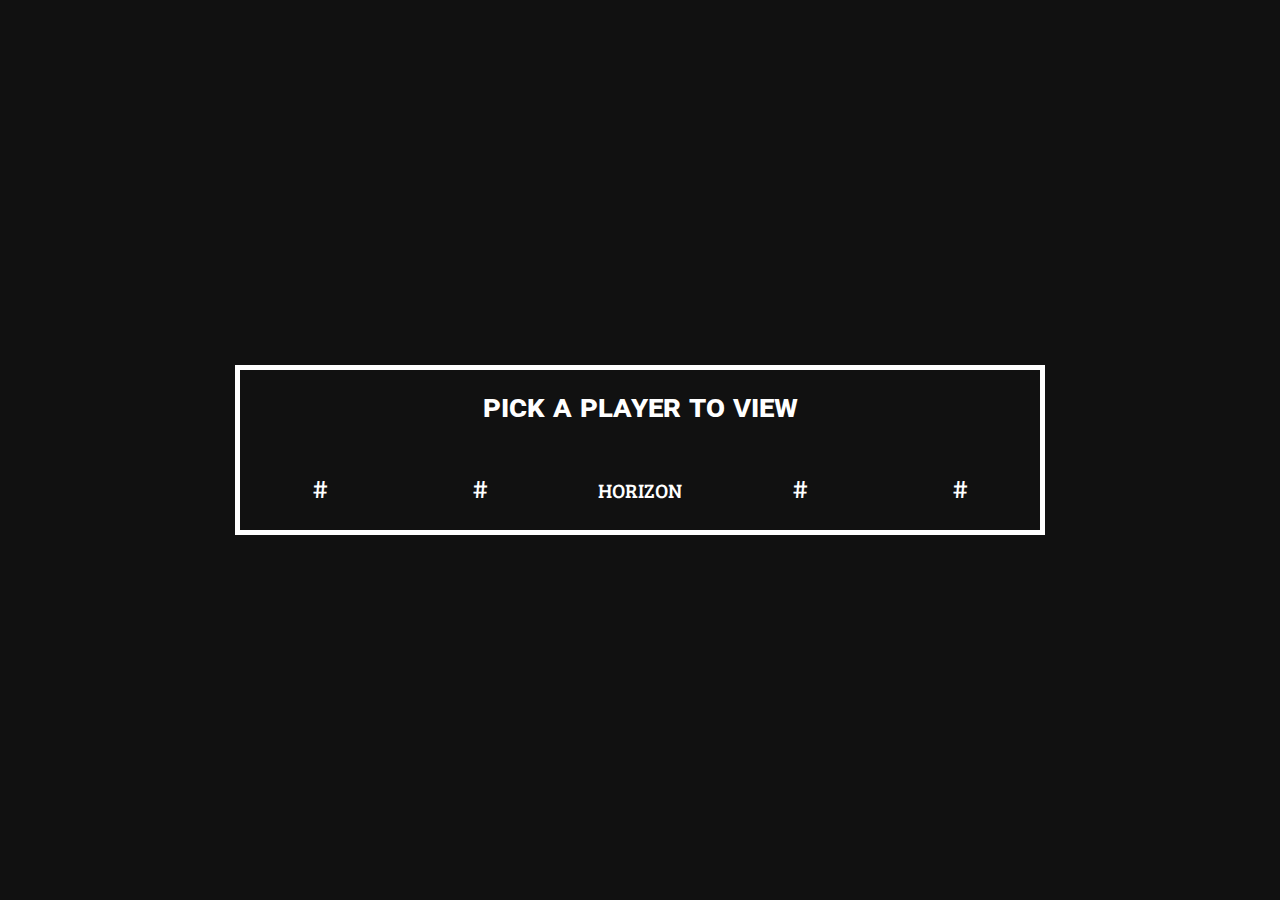
<file: index.html>
<!DOCTYPE html>
<html>
<head>
    <title> RL // FIFA Stats</title> 
    <link rel="stylesheet" href="/index.css">
    <link href="https://fonts.googleapis.com/css?family=Bree+Serif|Roboto" rel="stylesheet">
</head>
<body>
    <div class="container">
		<div class="header"><h1>pick a player to view</h1></div>
        <div class="player1"><a href="#">#</a></div>
		<div class="player2"><a href="#">#</a></div>
		<div class="player3"><a href="/horizon.html">horizon</a></div>
		<div class="player4"><a href="#">#</a></div>
		<div class="player5"><a href="#">#</a></div>
    </div>
</body>
</html>
</file>
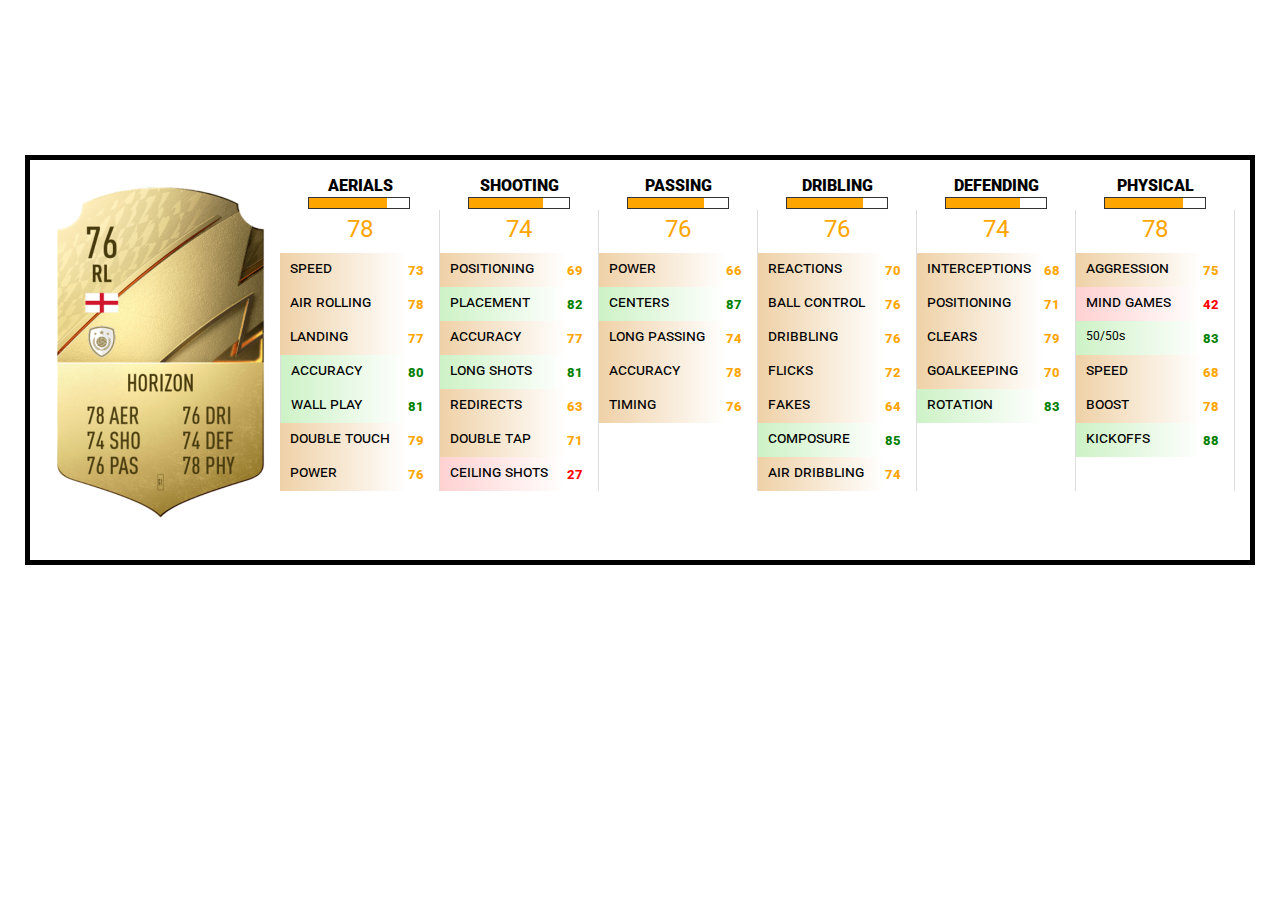
<file: horizon.html>
<!DOCTYPE HTML>
<head>
	<title>Horizon's Rocket League stats</title>
	<link rel="stylesheet" href="\horizon.css">
    <link href="https://fonts.googleapis.com/css?family=Bree+Serif|Roboto" rel="stylesheet">
</head>
<body>
	<div class="content">
		<div class="card"><img src="/Horizon.png"></div>	
		<table class="table" cellspacing="0">
		<tr>
			<th colspan="2"><b>AERIALS</b></th>
			<th colspan="2"><b>SHOOTING</b></th>
			<th colspan="2"><b>PASSING</b></th>
			<th colspan="2"><b>DRIBLING</b></th>
			<th colspan="2"><b>DEFENDING</b></th>
			<th colspan="2"><b>PHYSICAL</b></th>
		</tr>
		<tr>
			<td colspan="2"><div class="progress-border"><div class="aerials"></div></div></td>
			<td colspan="2"><div class="progress-border"><div class="shooting"></div></div></td>
			<td colspan="2"><div class="progress-border"><div class="passing"></div></div></td>
			<td colspan="2"><div class="progress-border"><div class="dribbling"></div></div></td>
			<td colspan="2"><div class="progress-border"><div class="defending"></div></div></td>
			<td colspan="2"><div class="progress-border"><div class="physical"></div></div></td>
		</tr>
		<tr>
			<td colspan="2" id="orange" id="ofb" class="ovr">78</td>
			<td colspan="2" class="ovr" id="orange">74</td>
			<td colspan="2" class="ovr" id="orange">76</td>
			<td colspan="2" class="ovr" id="orange">76</td>
			<td colspan="2" class="ovr" id="orange">74</td>
			<td colspan="2" class="ovr" id="orange">78</td>
		</tr>
				<!-- This goes left to right, not up to down. Eg: The first line of evey block is Aerials, second Shooitng, etc -->
		<tr>
			<td id="orangebg" id="ofb" class="attribute">speed</td>
			<td class="rating" id="orange">73</td>
			<td class="attribute" id="orangebg">positioning</td>
			<td class="rating"  id="orange">69</td>
			<td class="attribute"  id="orangebg">power</td>
			<td class="rating"  id="orange">66</td>
			<td class="attribute" id="orangebg">reactions</td>
			<td class="rating" id="orange">70</td>
			<td class="attribute" id="orangebg">interceptions</td>
			<td class="rating" id="orange">68</td>
			<td class="attribute" id="orangebg">aggression</td>
			<td class="rating" id="orange">75</td>
		</tr>
		<tr>
			<td id="orangebg" id="ofb" class="attribute">air rolling</td>
			<td class="rating" id="orange">78</td>
			<td class="attribute">placement</td>
			<td class="rating">82</td>
			<td class="attribute">centers</td>
			<td class="rating">87</td>
			<td class="attribute" id="orangebg">ball control</td>
			<td class="rating" id="orange">76</td>
			<td class="attribute" id="orangebg">positioning</td>
			<td class="rating" id="orange">71</td>
			<td class="attribute" id="redbg">mind games</td>
			<td class="rating" id="red">42</td>
		</tr>
		<tr>
			<td id="orangebg" id="ofb" class="attribute">landing</td>
			<td class="rating" id="orange">77</td>
			<td class="attribute" id="orangebg">accuracy</td>
			<td class="rating" id="orange">77</td>
			<td class="attribute" id="orangebg">long passing</td>
			<td class="rating" id="orange">74</td>
			<td class="attribute" id="orangebg">dribbling</td>
			<td class="rating" id="orange">76</td>
			<td class="attribute" id="orangebg">clears</td>
			<td class="rating" id="orange">79</td>
			<td class="attribute" style="font-size: 9pt">50/50s</td>
			<td class="rating">83</td>
		</tr>
		<tr>
			<td id="ofb" class="attribute">accuracy</td>
			<td class="rating">80</td>
			<td class="attribute">long shots</td>
			<td class="rating">81</td>
			<td class="attribute" id="orangebg">accuracy</td>
			<td class="rating" id="orange">78</td>
			<td class="attribute" id="orangebg">flicks</td>
			<td class="rating" id="orange">72</td>
			<td class="attribute" id="orangebg">goalkeeping</td>
			<td class="rating" id="orange">70</td>
			<td class="attribute" id="orangebg">speed</td>
			<td class="rating" id="orange">68</td>
		</tr>
		<tr>
			<td id="ofb" class="attribute">wall play</td>
			<td class="rating">81</td>
			<td class="attribute"  id="orangebg">redirects</td>
			<td class="rating" id="orange">63</td>
			<td class="attribute" id="orangebg">timing</td>
			<td class="rating" id="orange">76</td>
			<td class="attribute" id="orangebg">fakes</td>
			<td class="rating" id="orange">64</td>
			<td class="attribute">rotation</td>
			<td class="rating">83</td>
			<td class="attribute" id="orangebg">boost</td>
			<td class="rating" id="orange">78</td>
		</tr>
		<tr>
			<td id="orangebg" id="ofb" class="attribute">double touch</td>
			<td class="rating" id="orange">79</td>
			<td class="attribute" id="orangebg">double tap</td>
			<td class="rating" id="orange">71</td>
			<td class="attribute" id="empty"></td>
			<td class="rating"></td>
			<td class="attribute">composure</td>
			<td class="rating">85</td>
			<td class="attribute" id="empty"></td>
			<td class="rating"></td>
			<td class="attribute">kickoffs</td>
			<td class="rating">88</td>
		</tr>
		<tr>
			<td id="orangebg" id="ofb" class="attribute">power</td>
			<td class="rating" id="orange">76</td>
			<td class="attribute" id="redbg">ceiling shots</td>
			<td class="rating" id="red">27</td>
			<td class="attribute" id="empty"></td>
			<td class="rating"></td>
			<td class="attribute" id="orangebg">air dribbling</td>
			<td class="rating" id="orange">74</td>
			<td class="attribute" id="empty"></td>
			<td class="rating"></td>
			<td class="attribute" id="empty"></td>
			<td class="rating"></td>
		</tr>
		</table>
	
	
	
	</div>
</body>
</file>
<file: index.css>
body{
    padding:0;
    margin:0;
    background:#111;
}
.container{
    width: 800px;
    height: 160px;
	border: 5px solid white;
    position: absolute;
    left: 50%;
    top: 50%;
    transform: translate(-50%, -50%);
    text-align: center;
	font-family: 'Roboto';
	font-variant: small-caps;
}

.container h1{
	color: white;
}

.header{
	width:800px;
	height:80px;
	position:fixed;
}

.header h1{
	line-height:30px;
}

.player1, .player2, .player3, .player4, .player5{
	position:fixed;
	margin-top:80px;
	font-family: 'Bree Serif', serif;
}

.player2{
	margin-left:160px;
}

.player3{
	margin-left:320px;
}

.player4{
	margin-left:480px;
}

.player5{
	margin-left:640px;
}

.player1 a, .player2 a, .player3 a, .player4 a, .player5 a{
	width:160px;
    height:80px;
	position:absolute;
    vertical-align:middle;
    line-height:75px;
    text-decoration: none;
    color: white;
    font-variant: small-caps;
    font-size: 28px;
	transition: all 0.3s ease-out
}

.player1 a:hover, .player2 a:hover, .player3 a:hover, .player4 a:hover, .player5 a:hover{
	color: #111;
	background: white;
}
</file>
